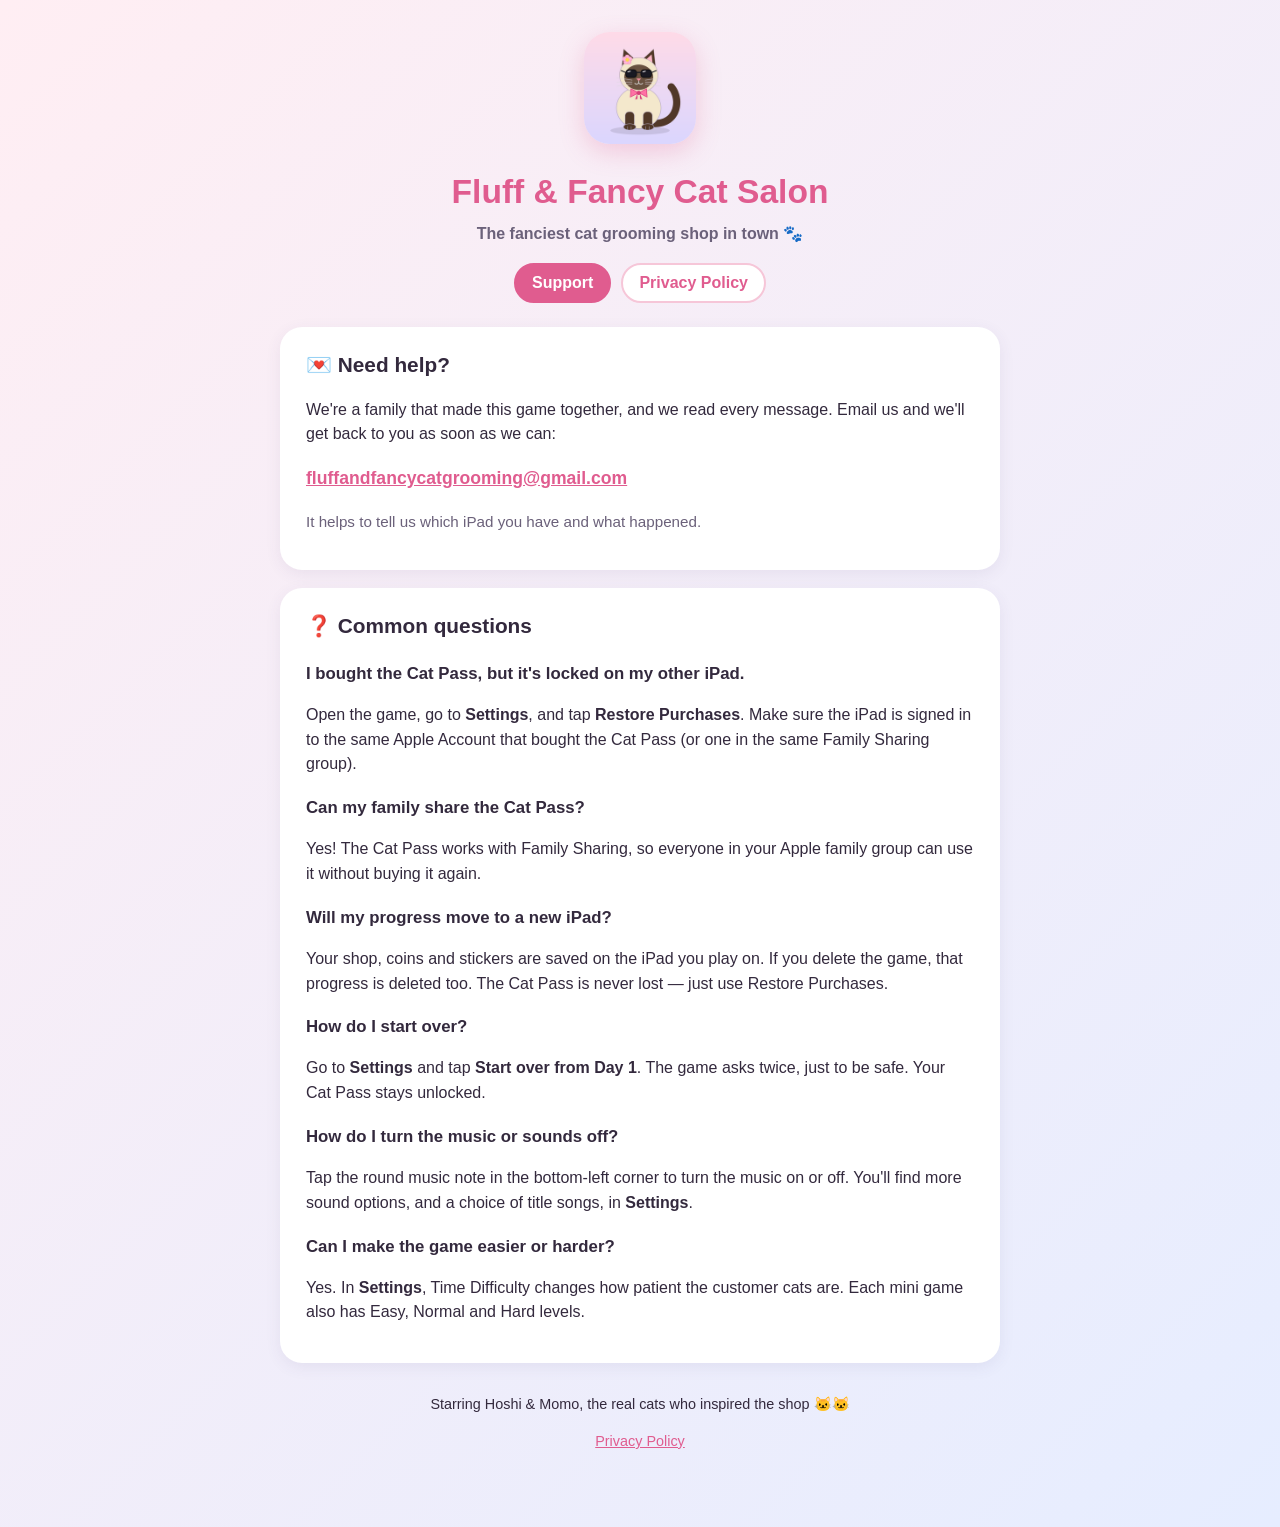
<file: index.html>
<!DOCTYPE html>
<html lang="en">
<head>
  <meta charset="utf-8">
  <meta name="viewport" content="width=device-width, initial-scale=1">
  <title>Fluff &amp; Fancy Cat Salon — Support</title>
  <meta name="description" content="Help and support for Fluff & Fancy Cat Salon, a cat grooming game for iPad.">
  <link rel="icon" href="icon.png">
  <link rel="apple-touch-icon" href="apple-touch-icon.png">
  <link rel="stylesheet" href="style.css">
</head>
<body>
  <div class="wrap">
    <header>
      <img src="icon.png" alt="Fluff &amp; Fancy Cat Salon app icon">
      <h1>Fluff &amp; Fancy Cat Salon</h1>
      <p class="tagline">The fanciest cat grooming shop in town 🐾</p>
      <nav>
        <a class="here" href="index.html">Support</a>
        <a href="privacy.html">Privacy Policy</a>
      </nav>
    </header>

    <div class="card">
      <h2>💌 Need help?</h2>
      <p>We're a family that made this game together, and we read every message. Email us and we'll get back to you as soon as we can:</p>
      <p class="email"><a href="mailto:fluffandfancycatgrooming@gmail.com">fluffandfancycatgrooming@gmail.com</a></p>
      <p class="muted">It helps to tell us which iPad you have and what happened.</p>
    </div>

    <div class="card">
      <h2>❓ Common questions</h2>

      <h3>I bought the Cat Pass, but it's locked on my other iPad.</h3>
      <p>Open the game, go to <strong>Settings</strong>, and tap <strong>Restore Purchases</strong>. Make sure the iPad is signed in to the same Apple Account that bought the Cat Pass (or one in the same Family Sharing group).</p>

      <h3>Can my family share the Cat Pass?</h3>
      <p>Yes! The Cat Pass works with Family Sharing, so everyone in your Apple family group can use it without buying it again.</p>

      <h3>Will my progress move to a new iPad?</h3>
      <p>Your shop, coins and stickers are saved on the iPad you play on. If you delete the game, that progress is deleted too. The Cat Pass is never lost — just use Restore Purchases.</p>

      <h3>How do I start over?</h3>
      <p>Go to <strong>Settings</strong> and tap <strong>Start over from Day 1</strong>. The game asks twice, just to be safe. Your Cat Pass stays unlocked.</p>

      <h3>How do I turn the music or sounds off?</h3>
      <p>Tap the round music note in the bottom-left corner to turn the music on or off. You'll find more sound options, and a choice of title songs, in <strong>Settings</strong>.</p>

      <h3>Can I make the game easier or harder?</h3>
      <p>Yes. In <strong>Settings</strong>, Time Difficulty changes how patient the customer cats are. Each mini game also has Easy, Normal and Hard levels.</p>
    </div>

    <footer>
      <p>Starring Hoshi &amp; Momo, the real cats who inspired the shop 🐱🐱</p>
      <p><a href="privacy.html">Privacy Policy</a></p>
    </footer>
  </div>
</body>
</html>
</file>
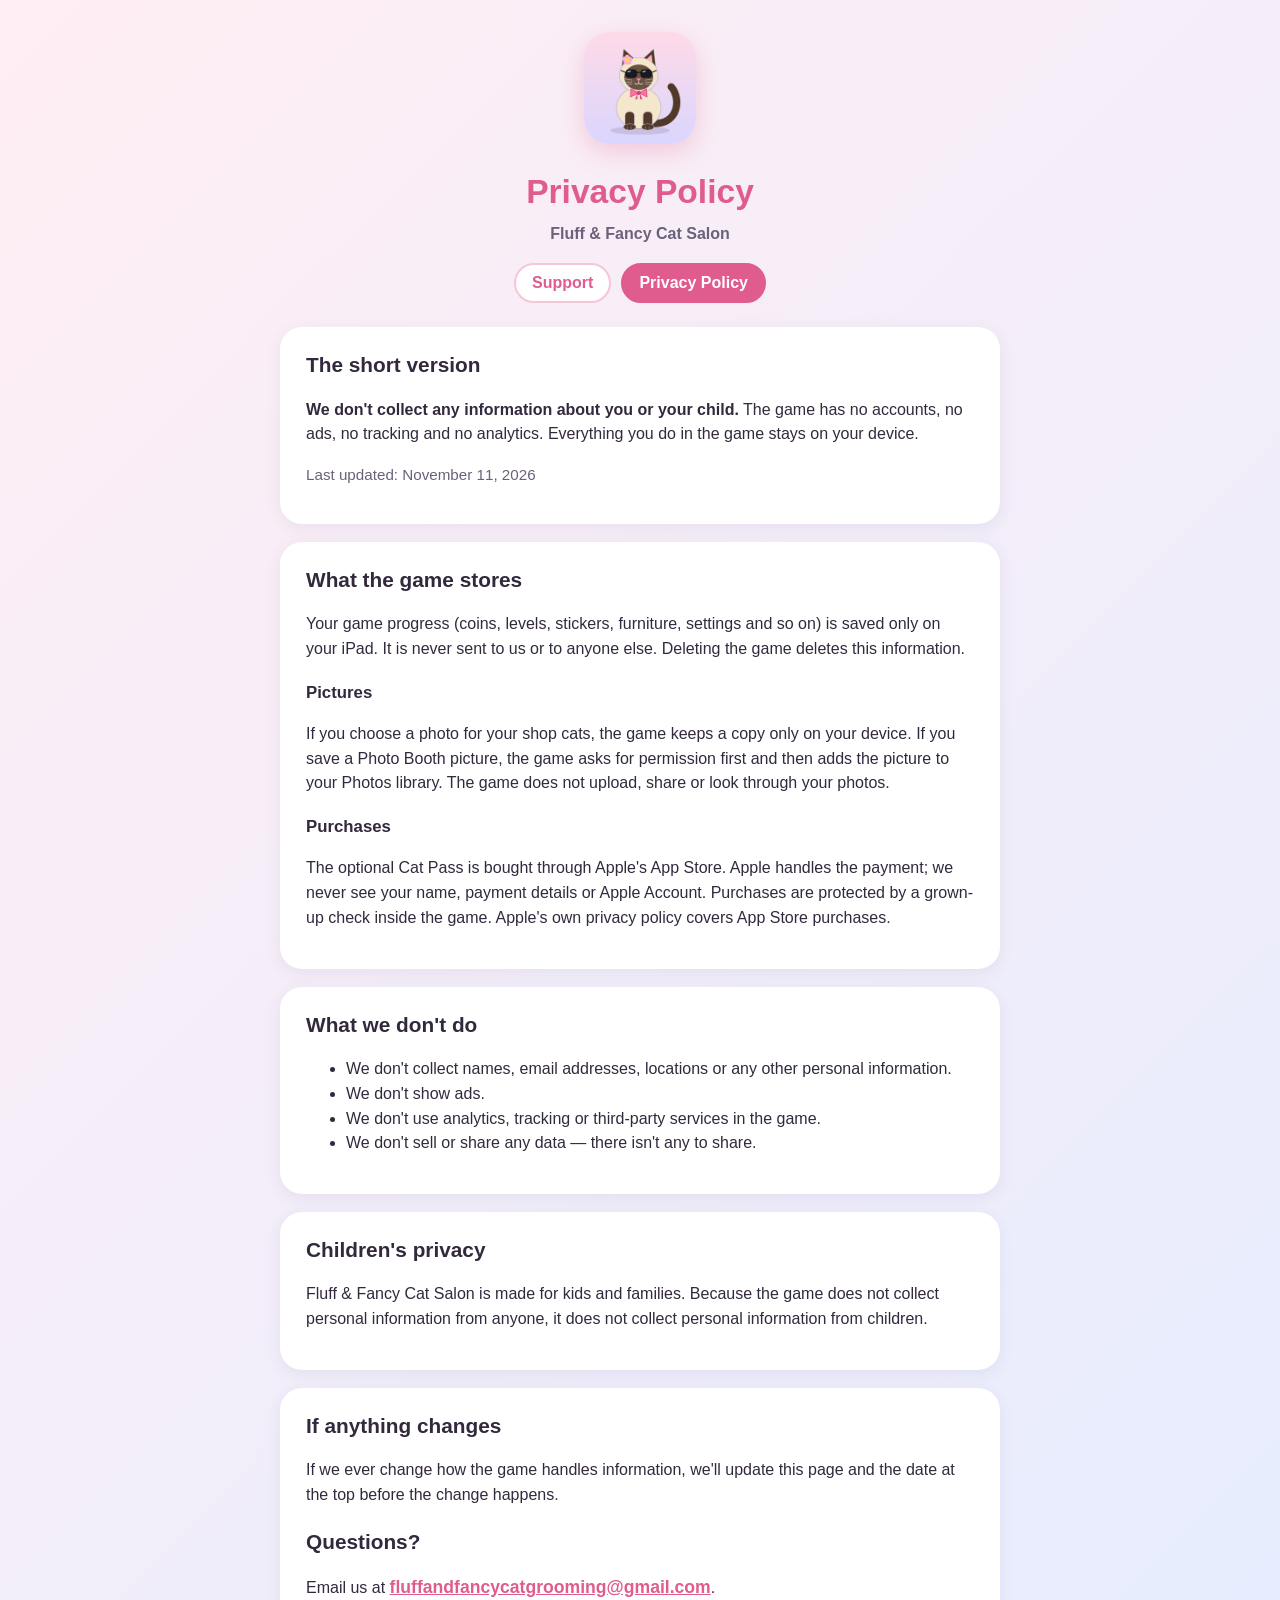
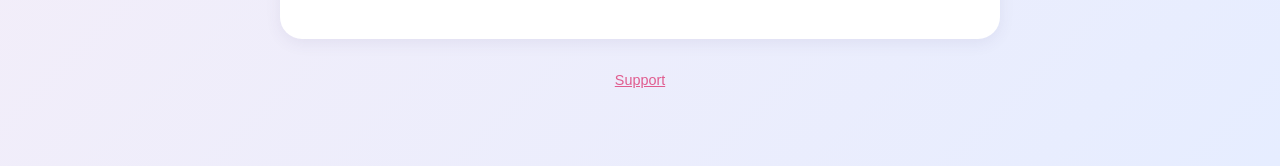
<file: privacy.html>
<!DOCTYPE html>
<html lang="en">
<head>
  <meta charset="utf-8">
  <meta name="viewport" content="width=device-width, initial-scale=1">
  <title>Fluff &amp; Fancy Cat Salon — Privacy Policy</title>
  <meta name="description" content="Privacy policy for Fluff & Fancy Cat Salon. We don't collect any data.">
  <link rel="icon" href="icon.png">
  <link rel="apple-touch-icon" href="apple-touch-icon.png">
  <link rel="stylesheet" href="style.css">
</head>
<body>
  <div class="wrap">
    <header>
      <img src="icon.png" alt="Fluff &amp; Fancy Cat Salon app icon">
      <h1>Privacy Policy</h1>
      <p class="tagline">Fluff &amp; Fancy Cat Salon</p>
      <nav>
        <a href="index.html">Support</a>
        <a class="here" href="privacy.html">Privacy Policy</a>
      </nav>
    </header>

    <div class="card">
      <h2>The short version</h2>
      <p><strong>We don't collect any information about you or your child.</strong> The game has no accounts, no ads, no tracking and no analytics. Everything you do in the game stays on your device.</p>
      <p class="muted">Last updated: November 11, 2026</p>
    </div>

    <div class="card">
      <h2>What the game stores</h2>
      <p>Your game progress (coins, levels, stickers, furniture, settings and so on) is saved only on your iPad. It is never sent to us or to anyone else. Deleting the game deletes this information.</p>

      <h3>Pictures</h3>
      <p>If you choose a photo for your shop cats, the game keeps a copy only on your device. If you save a Photo Booth picture, the game asks for permission first and then adds the picture to your Photos library. The game does not upload, share or look through your photos.</p>

      <h3>Purchases</h3>
      <p>The optional Cat Pass is bought through Apple's App Store. Apple handles the payment; we never see your name, payment details or Apple Account. Purchases are protected by a grown-up check inside the game. Apple's own privacy policy covers App Store purchases.</p>
    </div>

    <div class="card">
      <h2>What we don't do</h2>
      <ul>
        <li>We don't collect names, email addresses, locations or any other personal information.</li>
        <li>We don't show ads.</li>
        <li>We don't use analytics, tracking or third-party services in the game.</li>
        <li>We don't sell or share any data — there isn't any to share.</li>
      </ul>
    </div>

    <div class="card">
      <h2>Children's privacy</h2>
      <p>Fluff &amp; Fancy Cat Salon is made for kids and families. Because the game does not collect personal information from anyone, it does not collect personal information from children.</p>
    </div>

    <div class="card">
      <h2>If anything changes</h2>
      <p>If we ever change how the game handles information, we'll update this page and the date at the top before the change happens.</p>

      <h2 style="margin-top: 18px;">Questions?</h2>
      <p>Email us at <a class="email" href="mailto:fluffandfancycatgrooming@gmail.com">fluffandfancycatgrooming@gmail.com</a>.</p>
    </div>

    <footer>
      <p><a href="index.html">Support</a></p>
    </footer>
  </div>
</body>
</html>
</file>
<file: style.css>
:root {
  --pink: #e05c8f;
  --text: #33293d;
  --soft: #6b617a;
  --card: #ffffff;
}
* { box-sizing: border-box; }
body {
  margin: 0;
  font-family: ui-rounded, "SF Pro Rounded", -apple-system, BlinkMacSystemFont, "Segoe UI", sans-serif;
  color: var(--text);
  background: linear-gradient(135deg, #ffeef3 0%, #e6edff 100%);
  min-height: 100vh;
  line-height: 1.55;
}
.wrap { max-width: 760px; margin: 0 auto; padding: 32px 20px 60px; }
header { text-align: center; margin-bottom: 24px; }
header img { width: 112px; height: 112px; border-radius: 26px; box-shadow: 0 8px 24px rgba(224, 92, 143, 0.25); }
h1 { font-size: 2.1rem; margin: 14px 0 4px; color: var(--pink); }
.tagline { color: var(--soft); font-weight: 600; margin: 0; }
nav { display: flex; justify-content: center; gap: 10px; margin-top: 16px; flex-wrap: wrap; }
nav a {
  text-decoration: none; font-weight: 700; color: var(--pink);
  background: #fff; border: 2px solid #f6c6d8; border-radius: 999px; padding: 6px 16px;
}
nav a.here { background: var(--pink); color: #fff; border-color: var(--pink); }
.card {
  background: var(--card); border-radius: 22px; padding: 22px 26px; margin: 18px 0;
  box-shadow: 0 4px 16px rgba(80, 60, 110, 0.08);
}
h2 { margin: 0 0 8px; font-size: 1.3rem; }
h3 { margin: 18px 0 4px; font-size: 1.05rem; }
p, li { color: var(--text); }
.muted { color: var(--soft); font-size: 0.95rem; }
a { color: var(--pink); }
.email { font-weight: 800; font-size: 1.1rem; word-break: break-all; }
footer { text-align: center; color: var(--soft); font-size: 0.9rem; margin-top: 30px; }
</file>
